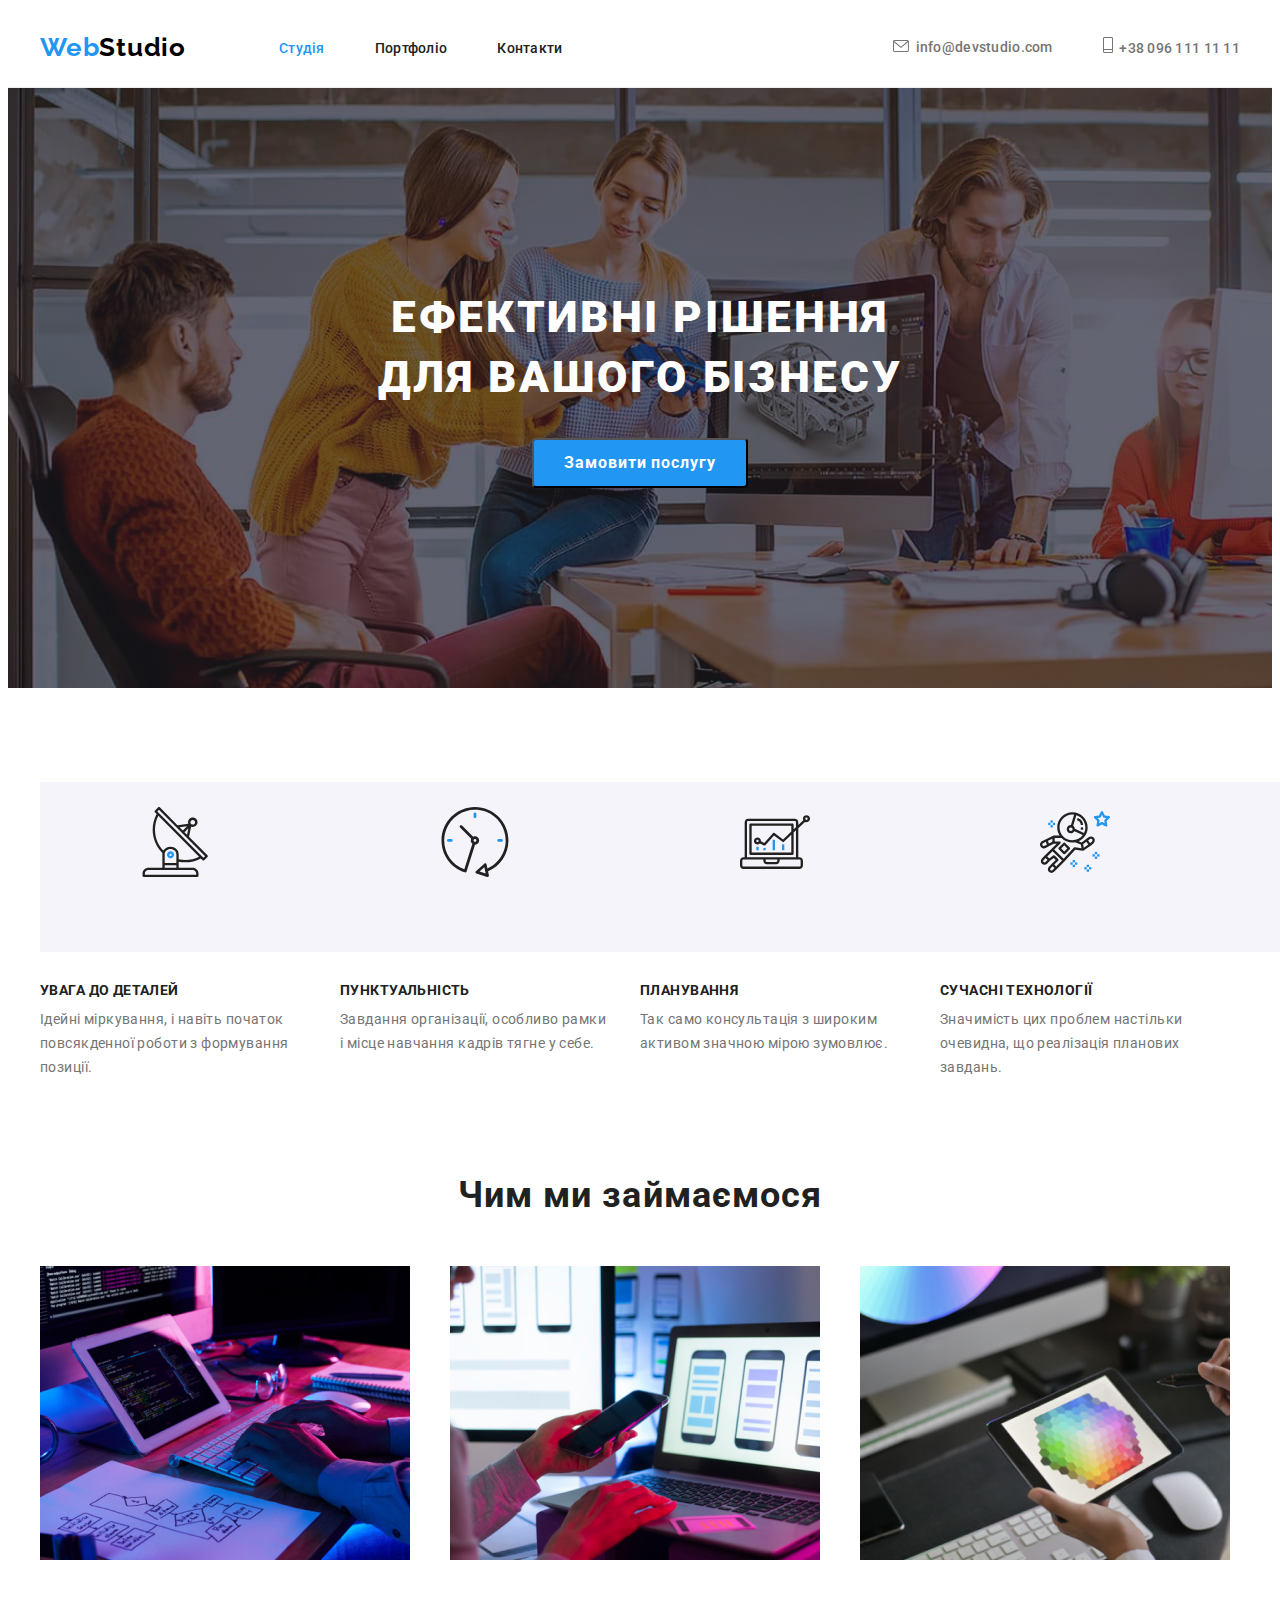
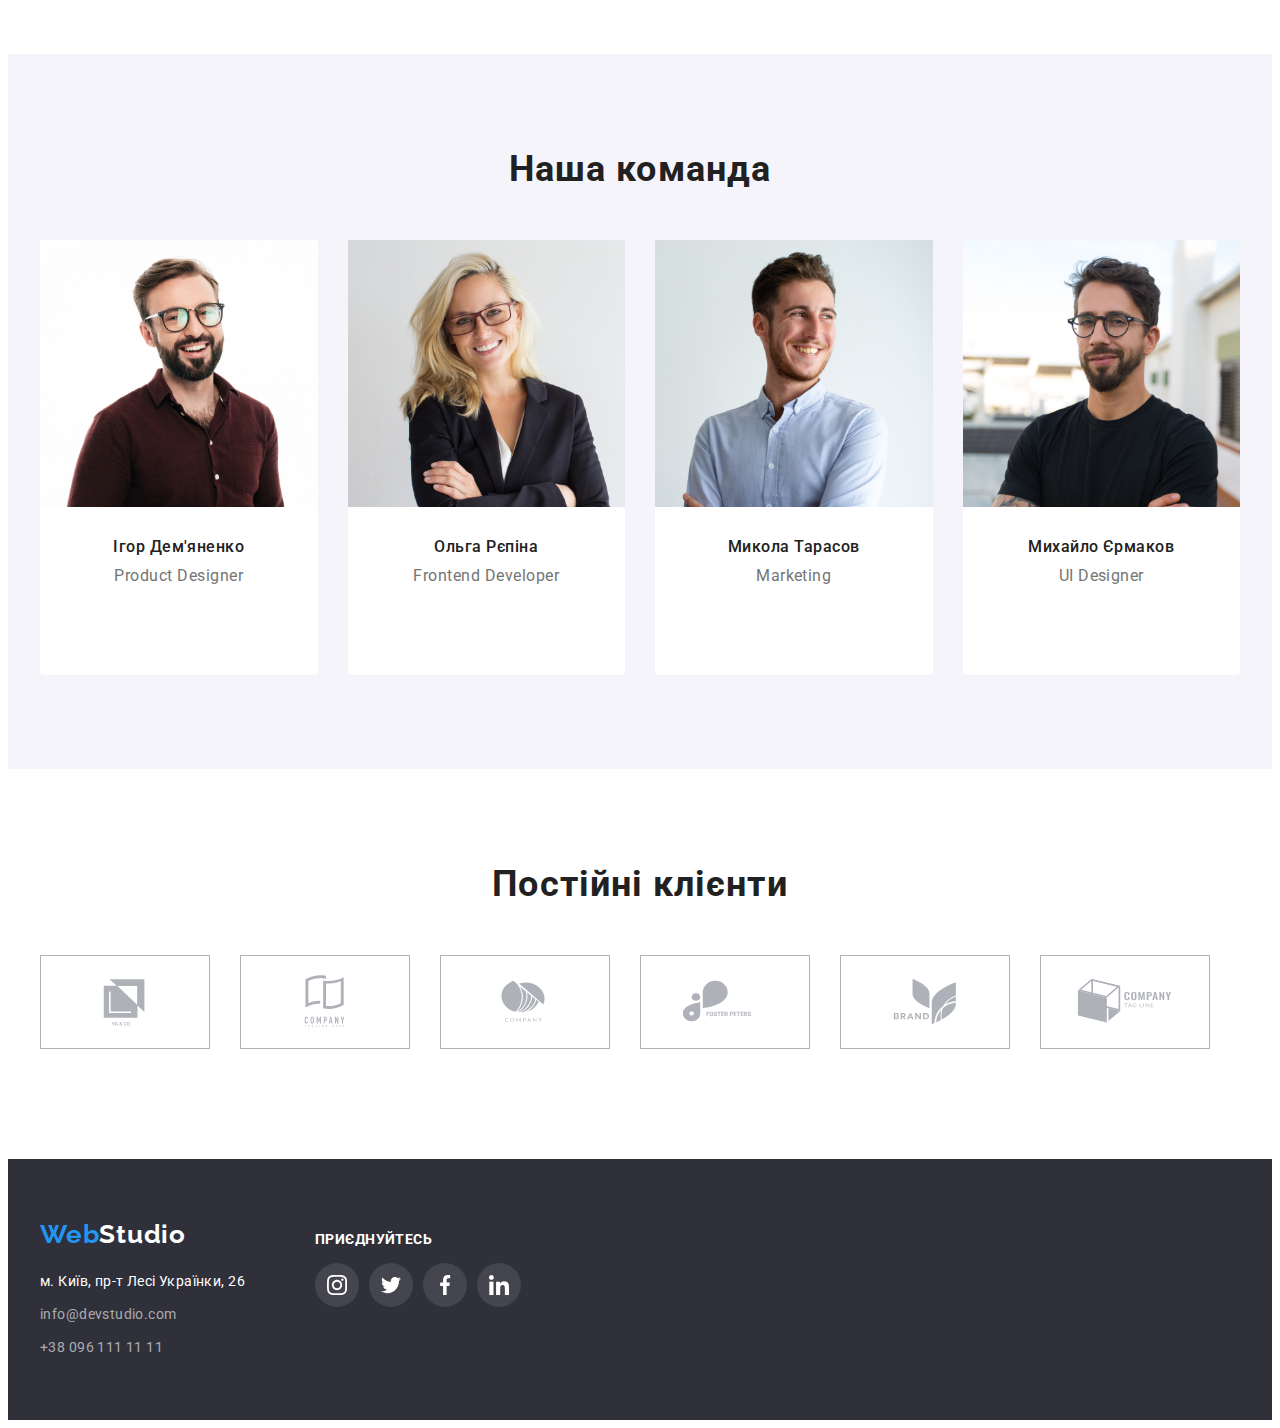
<file: index.html>
<!DOCTYPE html>
<html lang="ukr">

<head>
    <meta charset="UTF-8">
    <meta http-equiv="X-UA-Compatible" content="IE=edge">
    <meta name="viewport" content="width=device-width, initial-scale=1.0">
    <title>WebStudio</title>

    <link rel="preconnect" href="https://fonts.googleapis.com">
    <link rel="preconnect" href="https://fonts.gstatic.com" crossorigin>
    <link rel="stylesheet" href="https://fonts.googleapis.com/css2?family=Raleway:wght@700&family=Roboto:wght@400;500;700;900&display=swap">

    <!--Styles-->
    <link rel="stylesheet" href="https://cdnjs.cloudflare.com/ajax/libs/modern-normalize/1.1.0/modern-normalize.min.css"
        integrity="sha512-wpPYUAdjBVSE4KJnH1VR1HeZfpl1ub8YT/NKx4PuQ5NmX2tKuGu6U/JRp5y+Y8XG2tV+wKQpNHVUX03MfMFn9Q=="
        crossorigin="anonymous" referrerpolicy="no-referrer" />
    <link rel="stylesheet" href="./css/styles.css">
</head>

<body>
    <header class="header-menu">
        <nav class="container-nav">
            <a href="index.html" class="header-link"><span class="logo-web">Web</span><span
                    class="logo-h-studio">Studio</span></a>
    
            <ul class="header-list">
                <li class="link">
                    <a class="header-link current" href="index.html">Студія</a>
                </li>
                <li class="link">
                    <a class="header-link" href="portfolio.html">Портфоліо</a>
                </li>
                <li class="link">
                    <a class="header-link" href="">Контакти</a>
                </li>
            </ul>
    
    
            <ul class="header-list-contacts">
                <li class="link">
                    <a class="header-contact" href="mailto:info@devstudio.com">
                        <svg width="16px" height="12px">
                            <use href="./images/icons.svg#icon-envelope"></use>
                        </svg>&nbsp; info@devstudio.com</a>
                </li>
                <li class="link">
                    <a class="header-contact" href="tel: +380961111111">
                        <svg width="10px" height="16px">
                            <use href="./images/icons.svg#icon-phone"></use>
                        </svg>&nbsp; +38 096 111 11 11</a>
                </li>
            </ul>
        </nav>
    </header>

    <main>

    <section class="hero-section">
        <div class="container-hero">
            <h1 class="hero-title">Ефективні рішення <br> для вашого бізнесу</h1>
            <button class="hero-button" type="button">Замовити послугу</button>
        </div>
    </section>
    
    <section class="content-features-list">
        <div class="container features">
            <ul class="features list">
                <li class="item">
                    <div class="features-layer">
                    <svg width="70px" height="70px">
                        <use href="./images/icons.svg#icon-antenna"></use>
                    </svg>
                    </div>
                    <h3 class="content-header-features">УВАГА ДО ДЕТАЛЕЙ</h3>
                    <p class="content-features-text">Ідейні міркування, і навіть початок повсякденної роботи з формування позиції.</p>
                </li>
                <li class="item">
                    <div class="features-layer">
                    <svg width="70px" height="70px">
                        <use href="./images/icons.svg#icon-clock"></use>
                    </svg>
                    </div>
                    <h3 class="content-header-features">ПУНКТУАЛЬНІСТЬ</h3>
                    <p class="content-features-text">Завдання організації, особливо рамки і місце навчання кадрів тягне у себе.</p>
                </li>
                <li class="item">
                    <div class="features-layer">
                    <svg width="70px" height="70px">
                        <use href="./images/icons.svg#icon-diagram"></use>
                    </svg>
                    </div>
                    <h3 class="content-header-features">ПЛАНУВАННЯ</h3>
                    <p class="content-features-text">Так само консультація з широким активом значною мірою зумовлює.</p>
                </li>
                <li class="item">
                    <div class="features-layer">
                    <svg width="70px" height="70px">
                        <use href="./images/icons.svg#icon-astronaut"></use>
                    </svg>
                    </div>
                    <h3 class="content-header-features">СУЧАСНІ ТЕХНОЛОГІЇ</h3>
                    <p class="content-features-text">Значимість цих проблем настільки очевидна, що реалізація планових завдань.</p>
                </li>
            </ul>
        </div>
    </section>

    <section class="services">
        <div class="container-services">
            <h2 class="content-header-services">Чим ми займаємося</h2>
            <ul class="services-list">
                <li class="item">
                    <img class="content-img-services" src="./images/img0-0.jpg" alt="програміст за роботою" width="370" />
                </li>
                <li class="item">
                    <img class="content-img-services" src="./images/img0-1.jpg" alt="UI дизайнер за розробкою додатку" width="370" />
                </li>
                <li class="item">
                    <img class="content-img-services" src="./images/img0-2.jpg" alt="веб-дизайнер обирає колір з палети" width="370" />
                </li>
            </ul>
        </div>
    </section>

    <section class="team">
        <div class="container-team">
            <h2 class="content-header-team">Наша команда</h2>
            <ul class="list-team">
                <li class="item">
                    <img class="content-img-team" src="./images/img-3.jpg" alt="Ігор Дем'яненко - Product Designer" width="100%" />
                    <div class="div-team">
                    <h3 class="content-team-name">Ігор Дем'яненко</h3>
                    <p class="content-team-position">Product Designer</p>

                    <ul class="team-socials">
                        <li class="team-socials-item">
                            <a class="socials-link" href="#">
                            <svg width="20px" height="20px">
                                <use href="./images/icons.svg#icon-instagram"></use>
                            </svg>
                            </a>
                        </li>
                        <li class="team-socials-item">
                            <a class="socials-link" href="#">
                            <svg width="20px" height="20px">
                                <use href="./images/icons.svg#icon-twitter"></use>
                            </svg>
                            </a>
                        </li>
                        <li class="team-socials-item">
                            <a class="socials-link" href="#">
                            <svg width="20px" height="20px">
                                <use href="./images/icons.svg#icon-facebook"></use>
                            </svg>
                            </a>
                        </li>
                        <li class="team-socials-item">
                            <a class="socials-link" href="#">
                            <svg width="20px" height="20px">
                                <use href="./images/icons.svg#icon-linkedin"></use>
                            </svg>
                            </a>
                        </li>
                    </ul>
                    </div>
                </li>
                <li class="item">
                    <img class="content-img-team" src="./images/img-2.jpg" alt="Ольга Рєпіна - Frontend Developer" width="100%" />
                    <div class="div-team">
                    <h3 class="content-team-name">Ольга Рєпіна</h3>
                    <p class="content-team-position">Frontend Developer</p>

                    <ul class="team-socials">
                        <li class="team-socials-item">
                            <a class="socials-link" href="#">
                                <svg width="20px" height="20px">
                                    <use href="./images/icons.svg#icon-instagram"></use>
                                </svg>
                            </a>
                        </li>
                        <li class="team-socials-item">
                            <a class="socials-link" href="#">
                                <svg width="20px" height="20px">
                                    <use href="./images/icons.svg#icon-twitter"></use>
                                </svg>
                            </a>
                        </li>
                        <li class="team-socials-item">
                            <a class="socials-link" href="#">
                                <svg width="20px" height="20px">
                                    <use href="./images/icons.svg#icon-facebook"></use>
                                </svg>
                            </a>
                        </li>
                        <li class="team-socials-item">
                            <a class="socials-link" href="#">
                                <svg width="20px" height="20px">
                                    <use href="./images/icons.svg#icon-linkedin"></use>
                                </svg>
                            </a>
                        </li>
                    </ul>
                    </div>
                </li>
                <li class="item">
                    <img class="content-img-team" src="./images/img-1.jpg" alt="Микола Тарасов - Marketing" width="100%" />
                    <div class="div-team">
                    <h3 class="content-team-name">Микола Тарасов</h3>
                    <p class="content-team-position">Marketing</p>

                    <ul class="team-socials">
                        <li class="team-socials-item">
                            <a class="socials-link" href="#">
                                <svg width="20px" height="20px">
                                    <use href="./images/icons.svg#icon-instagram"></use>
                                </svg>
                            </a>
                        </li>
                        <li class="team-socials-item">
                            <a class="socials-link" href="#">
                                <svg width="20px" height="20px">
                                    <use href="./images/icons.svg#icon-twitter"></use>
                                </svg>
                            </a>
                        </li>
                        <li class="team-socials-item">
                            <a class="socials-link" href="#">
                                <svg width="20px" height="20px">
                                    <use href="./images/icons.svg#icon-facebook"></use>
                                </svg>
                            </a>
                        </li>
                        <li class="team-socials-item">
                            <a class="socials-link" href="#">
                                <svg width="20px" height="20px">
                                    <use href="./images/icons.svg#icon-linkedin"></use>
                                </svg>
                            </a>
                        </li>
                    </ul>
                    </div>
                </li>
                <li class="item">
                    <img class="content-img-team" src="./images/img.jpg" alt="Михайло Єрмаков - UI Designer" width="100%" />
                    <div class="div-team">
                    <h3 class="content-team-name">Михайло Єрмаков</h3>
                    <p class="content-team-position">UI Designer</p>

                    <ul class="team-socials">
                        <li class="team-socials-item">
                            <a class="socials-link" href="#">
                                <svg width="20px" height="20px">
                                    <use href="./images/icons.svg#icon-instagram"></use>
                                </svg>
                            </a>
                        </li>
                        <li class="team-socials-item">
                            <a class="socials-link" href="#">
                                <svg width="20px" height="20px">
                                    <use href="./images/icons.svg#icon-twitter"></use>
                                </svg>
                            </a>
                        </li>
                        <li class="team-socials-item">
                            <a class="socials-link" href="#">
                                <svg width="20px" height="20px">
                                    <use href="./images/icons.svg#icon-facebook"></use>
                                </svg>
                            </a>
                        </li>
                        <li class="team-socials-item">
                            <a class="socials-link" href="#">
                                <svg width="20px" height="20px">
                                    <use href="./images/icons.svg#icon-linkedin"></use>
                                </svg>
                            </a>
                        </li>
                    </ul>
                    </div>
                </li>
            </ul>
        </div>
    </section>

    <section class="clients">
        <div class="container">
            <h2 class="content-header-team">Постійні клієнти</h2>
            <ul class="clients-list">
                <li class="clients-item">
                    <a class="clients-link" href="#">
                        <svg width="106px" height="60px">
                            <use href="./images/icons.svg#icon-client1"></use>
                        </svg>
                    </a>
                </li>
                <li class="clients-item">
                    <a class="clients-link" href="#">
                        <svg width="106px" height="60px">
                            <use href="./images/icons.svg#icon-client2"></use>
                        </svg>
                    </a>
                </li>
                <li class="clients-item">
                    <a class="clients-link" href="#">
                        <svg width="106px" height="60px">
                            <use href="./images/icons.svg#icon-client3"></use>
                        </svg>
                    </a>
                </li>
                <li class="clients-item">
                    <a class="clients-link" href="#">
                        <svg width="106px" height="60px">
                            <use href="./images/icons.svg#icon-client4"></use>
                        </svg>
                    </a>
                </li>
                <li class="clients-item">
                    <a class="clients-link" href="#">
                        <svg width="106px" height="60px">
                            <use href="./images/icons.svg#icon-client5"></use>
                        </svg>
                    </a>
                </li>
                <li class="clients-item">
                    <a class="clients-link" href="#">
                        <svg width="106px" height="60px">
                            <use href="./images/icons.svg#icon-client6"></use>
                        </svg>
                    </a>
                </li>
            </ul>
        </div>
    </section>
    </main>

    <footer class="footer">
        
        <div class="container flex-footer">
        <div>
        <div class="a-margin">
            <a class="a-margin" href="index.html"><span class="logo-web">Web</span><span class="logo-f-studio">Studio</span></a>
        </div>
        <address>
        <ul class="list">
            <li class="item">
                <a class="foot-address" href="https://goo.gl/maps/RWDcnRhZc3z8KW91A" target="_blank" rel="noopener noreferrer">м. Київ, пр-т Лесі Українки, 26</a>
            </li>
            <li class="item">
                <a class="foot-address-transp" href="mailto:info@devstudio.com">info@devstudio.com</a>
            </li>
            <li class="item">
                <a class="foot-address-transp" href="tel: +380961111111">+38 096 111 11 11</a>
            </li>
        </ul>
        </address>
        </div>


        <div class="footer2">
        <h3 class="footer-join">ПРИЄДНУЙТЕСЬ</h3>
        <ul class="footer-socials">
            <li class="footer-socials-item">
                <a class="socials-link" href="#">
                    <svg width="20px" height="20px">
                        <use href="./images/icons.svg#icon-instagram"></use>
                    </svg>
                </a>
            </li>
            <li class="team-socials-item">
                <a class="socials-link" href="#">
                    <svg width="20px" height="20px">
                        <use href="./images/icons.svg#icon-twitter"></use>
                    </svg>
                </a>
            </li>
            <li class="team-socials-item">
                <a class="socials-link" href="#">
                    <svg width="20px" height="20px">
                        <use href="./images/icons.svg#icon-facebook"></use>
                    </svg>
                </a>
            </li>
            <li class="team-socials-item">
                <a class="socials-link" href="#">
                    <svg width="20px" height="20px">
                        <use href="./images/icons.svg#icon-linkedin"></use>
                    </svg>
                </a>
            </li>
        </ul>
        </div>
        </div>
    </footer>
</body>
</html>
</file>
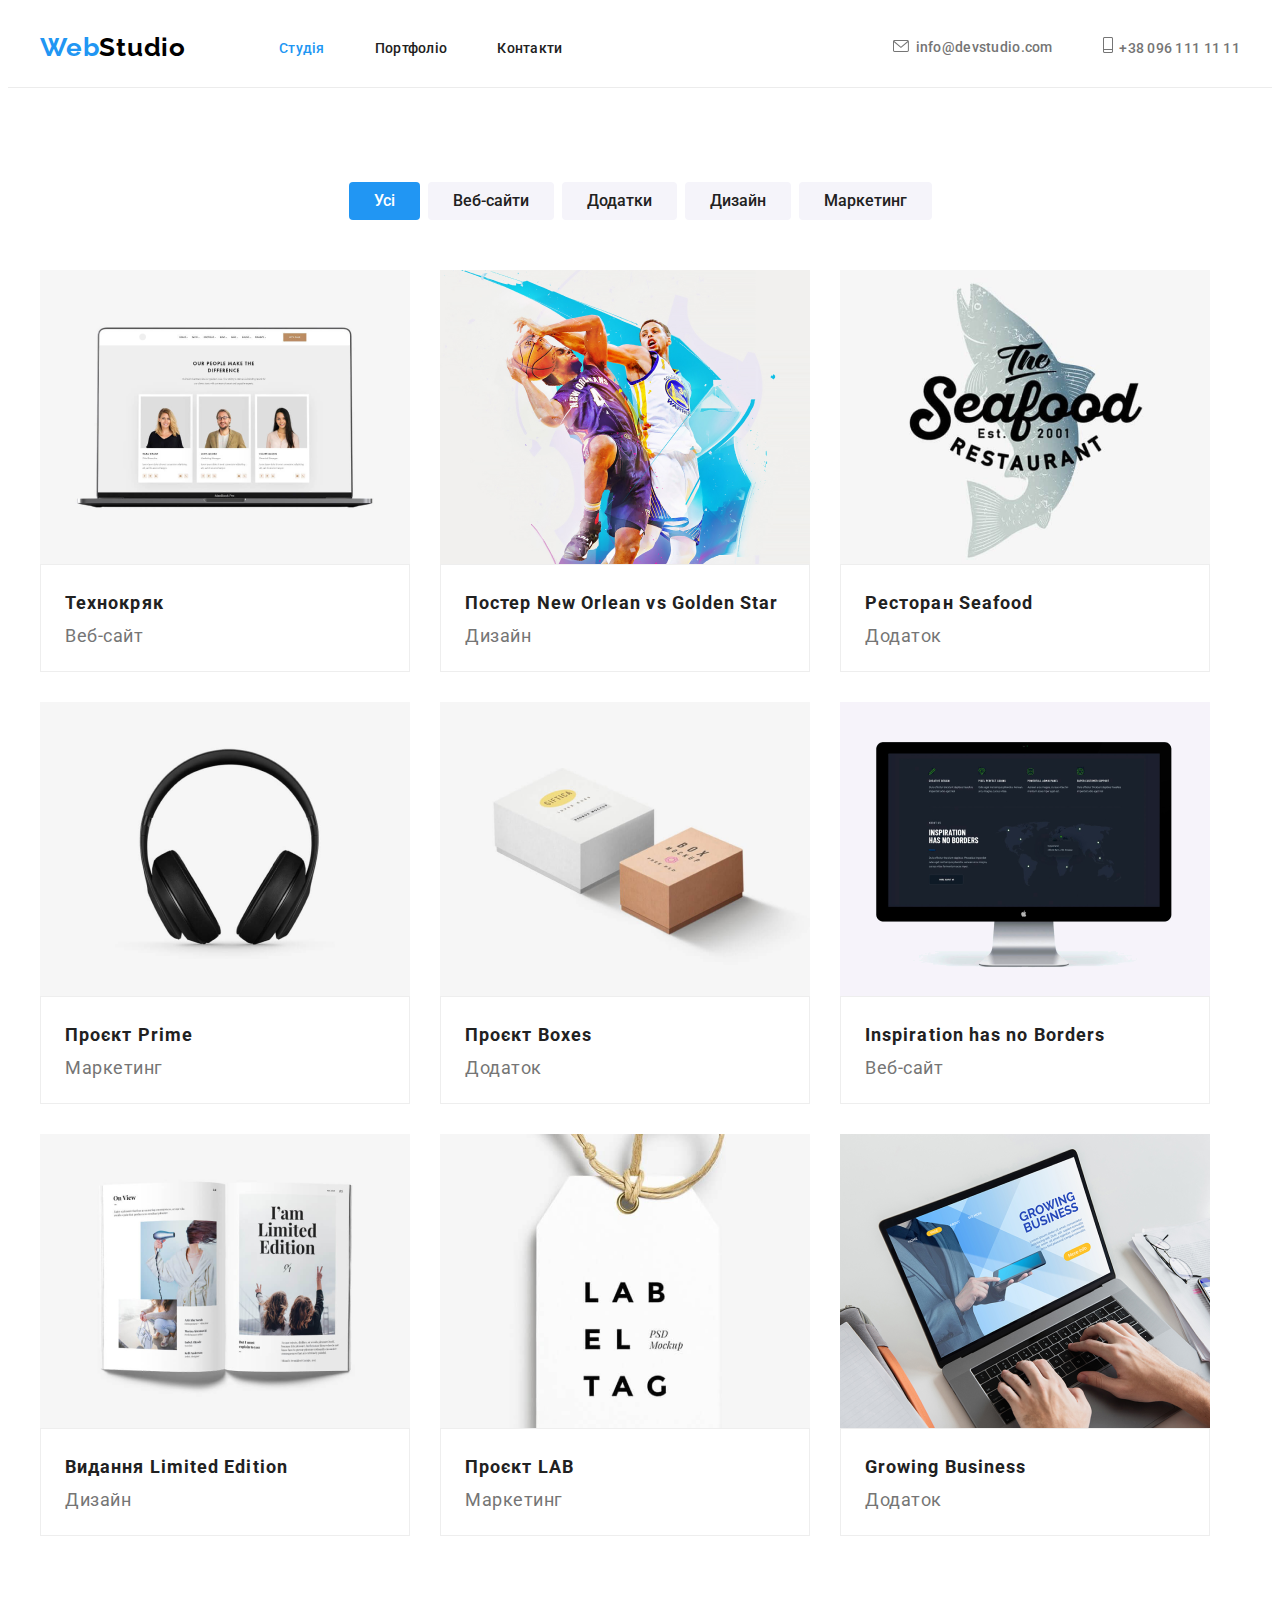
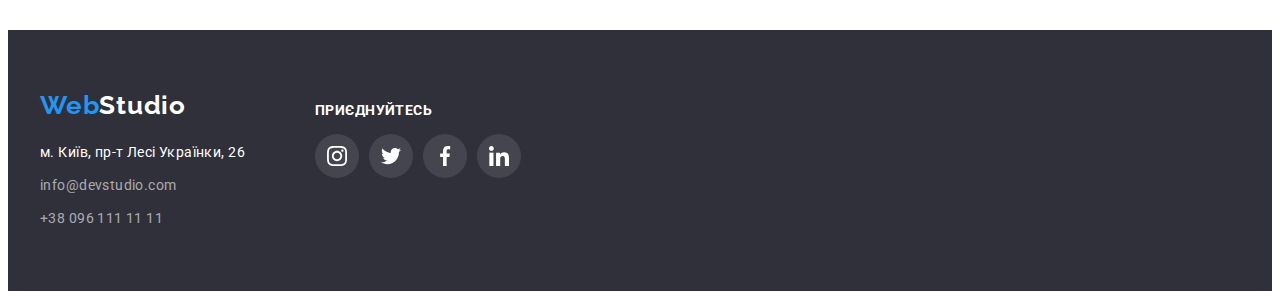
<file: portfolio.html>
<!DOCTYPE html>
<html lang="ukr">

<head>
    <meta charset="UTF-8">
    <meta http-equiv="X-UA-Compatible" content="IE=edge">
    <meta name="viewport" content="width=device-width, initial-scale=1.0">
    <title>WebStudio - Portfolio</title>

    <link rel="preconnect" href="https://fonts.googleapis.com">
    <link rel="preconnect" href="https://fonts.gstatic.com" crossorigin>
    <link rel="stylesheet" href="https://fonts.googleapis.com/css2?family=Raleway:wght@700&family=Roboto:wght@400;500;700;900&display=swap">
    
    <!--Styles-->
    <link rel="stylesheet" href="https://cdnjs.cloudflare.com/ajax/libs/modern-normalize/1.1.0/modern-normalize.min.css"
    integrity="sha512-wpPYUAdjBVSE4KJnH1VR1HeZfpl1ub8YT/NKx4PuQ5NmX2tKuGu6U/JRp5y+Y8XG2tV+wKQpNHVUX03MfMFn9Q=="
    crossorigin="anonymous" referrerpolicy="no-referrer" />
    <link rel="stylesheet" href="./css/styles.css">
    </head>

<body>
    <header class="header-menu">
        <nav class="container-nav">
            <a href="index.html" class="header-link"><span class="logo-web">Web</span><span
                    class="logo-h-studio">Studio</span></a>
    
            <ul class="header-list">
                <li class="link">
                    <a class="header-link current" href="index.html">Студія</a>
                </li>
                <li class="link">
                    <a class="header-link" href="portfolio.html">Портфоліо</a>
                </li>
                <li class="link">
                    <a class="header-link" href="">Контакти</a>
                </li>
            </ul>
    
    
            <ul class="header-list-contacts">
                <li class="link">
                    <a class="header-contact" href="mailto:info@devstudio.com">
                        <svg width="16px" height="12px">
                            <use href="./images/icons.svg#icon-envelope"></use>
                        </svg>&nbsp; info@devstudio.com</a>
                </li>
                <li class="link">
                    <a class="header-contact" href="tel: +380961111111">
                        <svg width="10px" height="16px">
                            <use href="./images/icons.svg#icon-phone"></use>
                        </svg>&nbsp; +38 096 111 11 11</a>
                </li>
            </ul>
        </nav>
    </header>

    <main>
        
        <section class="portfolio">
            <div class="container">
            <ul class="pf-list">
                <li class="item">
                    <button class="portfolio-button current" type="button">Усі</button>
                </li>
                <li class="item">
                    <button class="portfolio-button item" type="button">Веб-сайти</button>
                </li>
                <li class="item">
                    <button class="portfolio-button item" type="button">Додатки</button>
                </li>
                <li class="item">
                    <button class="portfolio-button item" type="button">Дизайн</button>
                </li>
                <li class="item">
                    <button class="portfolio-button item" type="button">Маркетинг</button>
                </li>
            </ul>

            <ul class="pf-flex">
                <li class="pf-item">
                    <img src="./images/pf1.jpg" alt="Технокряк" width="370" />
                    <div class="div-pf-container">
                    <h3 class="pf-header">Технокряк</h3>
                    <p class="pf-type">Веб-сайт</p>
                    </div>
                </li>
                <li class="pf-item">
                    <img src="./images/pf2.jpg" alt="Постер New Orlean vs Golden Star" width="370" />
                    <div class="div-pf-container">
                    <h3 class="pf-header">Постер New Orlean vs Golden Star</h3>
                    <p class="pf-type">Дизайн</p>
                    </div>
                </li>
                <li class="pf-item">
                    <img src="./images/pf3.jpg" alt="Ресторан Seafood" width="370" />
                    <div class="div-pf-container">
                    <h3 class="pf-header">Ресторан Seafood</h3>
                    <p class="pf-type">Додаток</p>
                    </div>
                </li>
                <li class="pf-item">
                    <img src="./images/pf4.png" alt="Проєкт Prime" width="370" />
                    <div class="div-pf-container">
                    <h3 class="pf-header">Проєкт Prime</h3>
                    <p class="pf-type">Маркетинг</p>
                    </div>
                </li>
                <li class="pf-item">
                    <img src="./images/pf5.png" alt="Проєкт Boxes" width="370" />
                    <div class="div-pf-container">
                    <h3 class="pf-header">Проєкт Boxes</h3>
                    <p class="pf-type">Додаток</p>
                    </div>
                </li>
                <li class="pf-item">
                    <img src="./images/pf6.png" alt="Inspiration has no Borders" width="370" />
                    <div class="div-pf-container">
                    <h3 class="pf-header">Inspiration has no Borders</h3>
                    <p class="pf-type">Веб-сайт</p>
                    </div>
                </li>
                <li class="pf-item">
                    <img src="./images/pf7.png" alt="Видання Limited Edition" width="370" />
                    <div class="div-pf-container">
                    <h3 class="pf-header">Видання Limited Edition</h3>
                    <p class="pf-type">Дизайн</p>
                    </div>
                </li>
                <li class="pf-item">
                    <img src="./images/pf8.png" alt="Проєкт LAB" width="370" />
                    <div class="div-pf-container">
                    <h3 class="pf-header">Проєкт LAB</h3>
                    <p class="pf-type">Маркетинг</p>
                    </div>
                </li>
                <li class="pf-item">
                    <img src="./images/pf9.png" alt="Growing Business" width="370" />
                    <div class="div-pf-container">
                    <h3 class="pf-header">Growing Business</h3>
                    <p class="pf-type">Додаток</p>
                    </div>
                </li>
            </ul>
            </div>
        </section>
    </main>

    <footer class="footer">
    
        <div class="container flex-footer">
            <div>
                <div class="a-margin">
                    <a class="a-margin" href="index.html"><span class="logo-web">Web</span><span
                            class="logo-f-studio">Studio</span></a>
                </div>
                <address>
                    <ul class="list">
                        <li class="item">
                            <a class="foot-address" href="https://goo.gl/maps/RWDcnRhZc3z8KW91A" target="_blank"
                                rel="noopener noreferrer">м. Київ, пр-т Лесі Українки, 26</a>
                        </li>
                        <li class="item">
                            <a class="foot-address-transp" href="mailto:info@devstudio.com">info@devstudio.com</a>
                        </li>
                        <li class="item">
                            <a class="foot-address-transp" href="tel: +380961111111">+38 096 111 11 11</a>
                        </li>
                    </ul>
                </address>
            </div>
    
    
            <div class="footer2">
                <h3 class="footer-join">ПРИЄДНУЙТЕСЬ</h3>
                <ul class="footer-socials">
                    <li class="footer-socials-item">
                        <a class="socials-link" href="#">
                            <svg width="20px" height="20px">
                                <use href="./images/icons.svg#icon-instagram"></use>
                            </svg>
                        </a>
                    </li>
                    <li class="team-socials-item">
                        <a class="socials-link" href="#">
                            <svg width="20px" height="20px">
                                <use href="./images/icons.svg#icon-twitter"></use>
                            </svg>
                        </a>
                    </li>
                    <li class="team-socials-item">
                        <a class="socials-link" href="#">
                            <svg width="20px" height="20px">
                                <use href="./images/icons.svg#icon-facebook"></use>
                            </svg>
                        </a>
                    </li>
                    <li class="team-socials-item">
                        <a class="socials-link" href="#">
                            <svg width="20px" height="20px">
                                <use href="./images/icons.svg#icon-linkedin"></use>
                            </svg>
                        </a>
                    </li>
                </ul>
            </div>
        </div>
    </footer>
</body>

</html>
</file>
<file: css/styles.css>
:root {
    --color-text: #212121;
    --color-link: #2196F3;
    --color-grey: #757575;
    --color-white: #fff;
    --color-pf-btn-bg: #F5F4FA;
    --color-icons-grey: #AFB1B8;
}

/* font-family: 'Raleway', sans-serif;
font-family: 'Roboto', sans-serif; */

body {
    background-color: var(--color-white);
    font-family: 'Roboto', sans-serif;
}


/* DEFAULT STYLES RESET */

/* Класс для обнуления базовых свойств у списков (ul) */
.list {
    list-style: none;
    padding-left: 0;
    margin: 0;
} 

/* Класс для обнуления базовых свойств у ссылок */
.link {
    text-decoration: none;
    color: inherit;
}


/* Свойства для корректного отображения картинок */
img {
    display: block;
    max-width: 100%;
    height: auto;
}

/* Свойства для обнуления курсива у address */
address {
    font-style: normal;
}

/* Common styles */
.container {
    width: 1200px;
    margin: 0 auto;
    padding-left: 15px;
    padding-right: 15px;
}

h1,
h2,
h3,
h4,
h5,
h6,
p {
margin: 0;
}


/* Header */

.container-nav {
    display: flex;
    align-items: center;
    width: 1200px;
    padding: 0 15px;
    margin: 0 auto;
}

.header-menu {
    width: 100%;
    border-bottom: 1px solid #ECECEC;
}

.header-list {
    list-style: none;
    padding-left: 0;
    display: flex;
    margin-left: 93px;
}

.header-list .link+.link {
    margin-left: 50px;
}

.header-list-contacts {
    list-style: none;
    padding-left: 0;
    display: flex;
    margin-left: auto;
}

.header-list-contacts .link+.link {
    margin-left: 50px;
}


.logo-web {
    color: var(--color-link);
    font-family: 'Raleway', sans-serif;
    font-weight: 700;
    font-size: 26px;
    line-height: 1.19;
    text-decoration: none;
    letter-spacing: 0.03em;
}

.logo-h-studio {
    color: black;
    font-family: 'Raleway', sans-serif;
    font-weight: 700;
    font-size: 26px;
    line-height: 1.19;
    text-decoration: none;
    letter-spacing: 0.03em;
}

.logo-f-studio {
    color: var(--color-white);
    font-family: 'Raleway', sans-serif;
    font-weight: 700;
    font-size: 26px;
    line-height: 1.19;
    text-decoration: none;
    letter-spacing: 0.03em;
}

.header-link {
    color: var(--color-text);
    text-decoration: none;
    font-size: 14px;
    font-weight: 500;
    line-height: 1.142;
    letter-spacing: 0.02em;

    padding-top: 24px;
    padding-bottom: 24px;
}

.header-link:hover {
    color: var(--color-link);
    cursor: pointer;
}

.header-link.current {
    color: var(--color-link);
}

.header-contact {
    color: var(--color-grey);
    fill: var(--color-grey);
    text-decoration: none;
    font-size: 14px;
    font-weight: 500;
    line-height: 1.142;
    letter-spacing: 0.02em;
}

.header-contact:hover {
    color: var(--color-link);
    cursor: pointer;
    fill: var(--color-link);
}

.header-contact.current {
    color: var(--color-link);
}


/* Hero section */

.hero-section {
    background-image: url(/images/Untitled-1.png), url(/images/hero-img.jpg);
    background-color: #2F303A;
    width: 100%;
    text-align: center;
}

.container-hero {
    display: block;
    align-items: center;
    
    padding-top: 200px;
    padding-bottom: 200px;
}

.hero-title {
    color: var(--color-white);
    text-transform: uppercase;
    font-size: 44px;
    font-weight: 900;
    line-height: 1.363;
    letter-spacing: 0.06em;

    margin: 0 auto 30px;
}

.hero-button {
    width: 216px;
    height: 50px;
    background-color: var(--color-link);
    color: var(--color-white);
    border-radius: 4px;
    font-family: inherit;
    font-size: 16px;
    font-weight: 700;
    line-height: 1.875;
    letter-spacing: 0.06em;
}

.hero-button:hover {
    background-color: var(--color-white);
    color: var(--color-link);
    border-radius: 4px;
    cursor: pointer;
}


/* Features section */

.content-features-list {
    list-style: none;
    padding: 94px 0;
    margin-left: auto;
    margin-right: auto;
}

.container .features{
    width: 1200px;
    padding-top: 94;
    display: flex;
}

.features .item {
    width: 270px;
    margin-right: 30px;
}

.features .item:nth-child(4n) {
    margin-right: 0;
}

.features-layer {
    width: 270px;
    height: 120px;
    background-color: var(--color-pf-btn-bg);
    padding: 25px 100px;
    margin-bottom: 30px;
}

.content-header-features {
    color: var(--color-text);
    font-size: 14px;
    line-height: 1.142;
    letter-spacing: 0.03em;

    margin-bottom: 10px;
}

.content-features-text {
    color: var(--color-grey);
    font-size: 14px;
    line-height: 1.714;
    letter-spacing: 0.03em;
}


/* Services section */

.services {
    align-items: center;

    padding-bottom: 94px;
    margin-left: auto;
    margin-right: auto;
}

.services-list {
    display: flex;
    list-style: none;
    padding-left: 0;
    margin: 0;
}

.container-services {
    width: 1200px;
    margin: 0 auto;
    padding-left: 15px;
    padding-right: 15px;
    align-items: center;
}

.content-header-services {
    color: var(--color-text);
    font-size: 36px;
    line-height: 1.167;
    text-align: center;
    letter-spacing: 0.03em;

    margin-bottom: 50px;
}

.services .item {
    width: calc((100% - 60px) / 3);
    margin-right: 30px;
}

.services .item:nth-child(3n) {
    margin-right: 0;
}


/* Team section */

.team {
    background-color: #F5F4FA;
    align-items: center;

    padding: 94px 0px;
    margin-left: auto;
    margin-right: auto;
}

.list-team {
    list-style: none;
    padding-left: 0;
    margin: 0;
    display: flex;

    margin-block-start: 0px;
    margin-block-end: 0px;
    margin-inline-start: 0px;
    margin-inline-end: 0px;
    padding-inline-start: 0px;
}

.container-team {
    width: 1200px;
    align-items: center;
    padding: 0 15px;
    
    margin-left: auto;
    margin-right: auto;
}

.team .item {
    width: calc((100% - 90px) / 4);
    margin-right: 30px;
    align-items: center;
    background-color: var(--color-white);
    border-radius: 0px 0px 4px 4px;
}

.team .item:nth-child(4n) {
    margin-right: 0;
}

.content-header-team {
    color: var(--color-text);
    font-size: 36px;
    line-height: 1.167;
    text-align: center;
    letter-spacing: 0.03em;
    
    margin-bottom: 50px;
}

.content-img-team {
    display: block;
}

.div-team {
    padding: 30px 0;
}

.content-team-name {
    color: var(--color-text);
    font-size: 16px;
    font-weight: 500;
    line-height: 1.188;
    text-align: center;
    letter-spacing: 0.03em;

    margin-bottom: 10px;
}

.content-team-position {
    color: var(--color-grey);
    font-size: 16px;
    line-height: 1.188;
    text-align: center;
    letter-spacing: 0.03em;
    margin-bottom: 16px;
}

.team-socials {
    list-style: none;
    padding-inline-start: 0px;
    padding: 0 32px;
    display: flex;
    gap: 10px;
}

.team-socials:nth-child(4n) {
    gap: 0px;
}

.team-socials-item {
    width: 44px;
    height: 44px;
}

.socials-link {
    display: flex;
    align-items: center;
    justify-content: center;
    width: 100%;
    height: 100%;
    border-radius: 50%;
    fill: var(--color-icons-grey);
}

.socials-link:hover {
    background-color: var(--color-link);
    fill: var(--color-white);
}


/* CLients section */

.clients {
    align-items: center;

    padding: 94px 0;
    margin-left: auto;
    margin-right: auto;
}

.clients-list {
    list-style: none;
    padding-inline-start: 0px;
    display: flex;
}

.clients-list:nth-child(4n) {
    gap: 0px;
}

.clients-item {
    width: 170px;
    height: 92px;
    margin-right: 30px;
    border: 1px solid var(--color-icons-grey);
}

.clients-item:hover {
    border: 1px solid var(--color-link);
}

.clients-link {
    display: flex;
    align-items: center;
    justify-content: center;
    width: 100%;
    height: 100%;
    fill: var(--color-icons-grey);
}

.clients-link:hover {
    fill: var(--color-link);
}




/* Footer section */

.footer {
    background-color: #2F303A;
    width: 100%;

    padding: 60px 0;
}

.footer2 {
    width: 206px;
    height: 80px;
    margin-left: 70px;
    margin-top: 12px;
}

.flex-footer {
    display: flex;
}

.footer-join {
    font-weight: 700;
    font-size: 14px;
    line-height: 16px;
    letter-spacing: 0.03em;
    text-transform: uppercase;
    color: var(--color-white);
}

a {
    text-decoration: none;
}

.a-margin {
    margin-bottom: 20px;
}

.footer .item {
    margin-bottom: 9px;
}

.footer .item:nth-child(3n) {
    margin-bottom: 0;
}

.foot-address {
    font-family: inherit;
    font-size: 14px;
    line-height: 1.714;
    color: var(--color-white);
    text-decoration: none;
    letter-spacing: 0.03em;
}

.foot-address:hover {
    color: var(--color-link);
    cursor: pointer;
}

.foot-address-transp {
    font-family: inherit;
    font-size: 14px;
    line-height: 1.714;
    color: rgba(255, 255, 255, 0.6);
    text-decoration: none;
    letter-spacing: 0.03em;
}

.foot-address-transp:hover {
    color: var(--color-link);
    cursor: pointer;
}

.footer-socials {
    list-style: none;
    padding-inline-start: 0px;
    display: flex;
    gap: 10px;
}

.footer-socials:nth-child(4n) {
    gap: 0px;
}

.footer-socials-item {
    width: 44px;
    height: 44px;
}

.socials-link {
    display: flex;
    align-items: center;
    justify-content: center;
    width: 100%;
    height: 100%;
    border-radius: 50%;
    fill: var(--color-white);
    background-color: rgba(255, 255, 255, 0.1);
}

.socials-link:hover {
    background-color: var(--color-link);
    fill: var(--color-white);
}


/* Portfolio page */

.portfolio {
    padding-top: 94px;
    padding-bottom: 94px;
}

.pf-list-container {
    width: 1200px;
    padding: 0 15px;
    margin-left: auto;
    margin-right: auto;
}

.pf-list {
    list-style: none;
    margin-block-start: 0px;
    margin-block-end: 0px;
    margin-inline-start: 0px;
    margin-inline-end: 0px;
    padding-inline-start: 0px;
    margin-bottom: 50px;

    display: flex;
    justify-content: center;
}

.pf-list .item {
    border-radius: 4px;
}

.pf-list .item + .item {
    margin-left: 8px;
}

.portfolio-button {
    background-color: var(--color-pf-btn-bg);
    color: var(--color-text);
    border-radius: 4px;
    border-style: none;
    font-family: inherit;
    font-size: 16px;
    font-weight: 500;
    line-height: 1.625;

    padding: 6px 25px;
}

.portfolio-button:hover {
    background-color: var(--color-link);
    color: var(--color-white);
    cursor: pointer;
}

.portfolio-button.current {
    background-color: var(--color-link);
    color: var(--color-white);
    cursor: pointer;
}

.pf-header {
    color: var(--color-text);
    font-size: 18px;
    line-height: 2;
    letter-spacing: 0.06em;
}

.pf-type {
    color: var(--color-grey);
    font-size: 18px;
    line-height: 1.667;
    letter-spacing: 0.03em;
}

.pf-container {
    width: 1200px;
    padding: 0 15px;
    margin-left: auto;
    margin-right: auto;
}

.div-pf-container {
    padding: 20px 24px;
    border: 1px solid #EEEEEE;
}

.pf-flex {
    list-style: none;
    margin-block-start: 0px;
    margin-block-end: 0px;
    margin-inline-start: 0px;
    margin-inline-end: 0px;
    padding-inline-start: 0px;
    
    align-items: center;
    display: flex;
    flex-wrap: wrap;
    gap: 30px;
}

.pf-item:hover {
        box-shadow: 0px 1px 1px rgba(0, 0, 0, 0.12), 0px 4px 4px rgba(0, 0, 0, 0.06), 1px 4px 6px rgba(0, 0, 0, 0.16);
}

.pf-container .item {
    width: calc((100% - 60px) / 3);
    margin-right: 30px;
    margin-bottom: 30px;
}

.pf-container .item:nth-child(3n) {
    margin-right: 0;
}

.pf-container .item:nth-last-child(-n + 3) {
    margin-bottom: 0;
}
</file>
